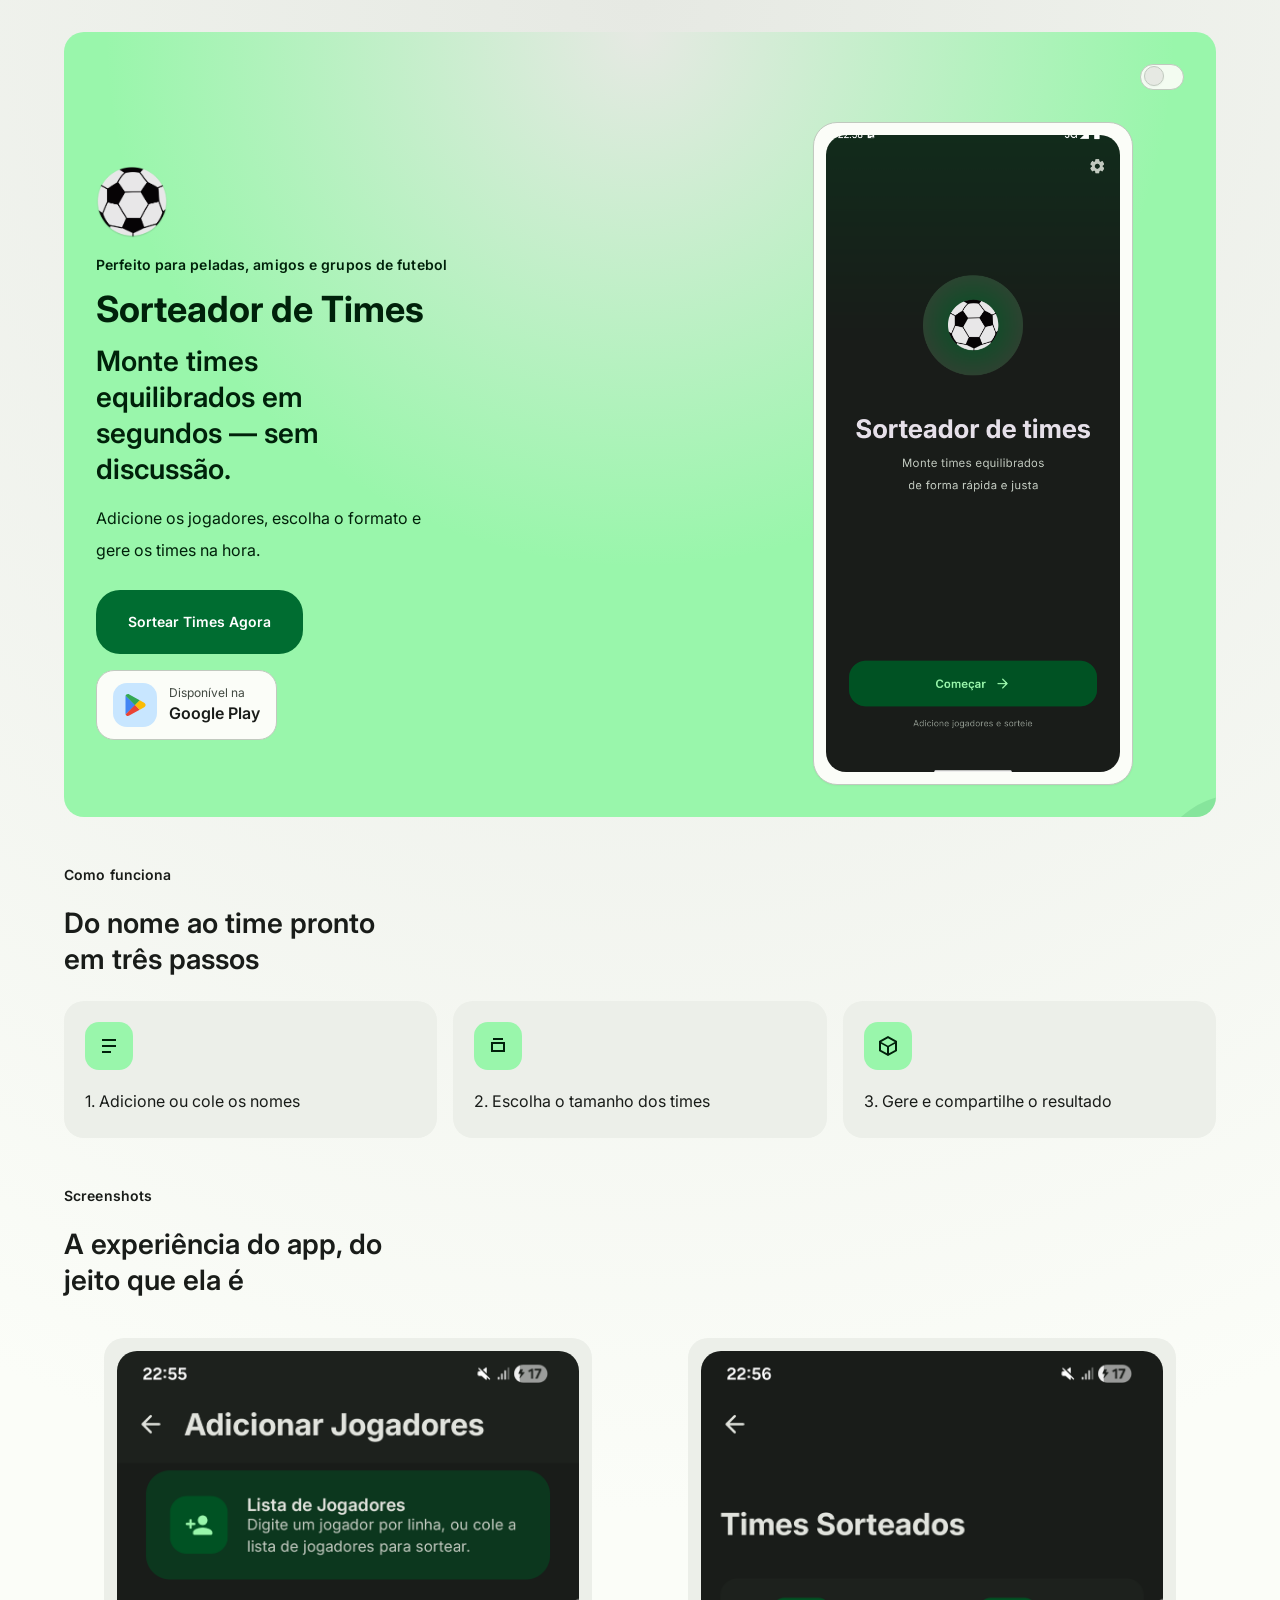
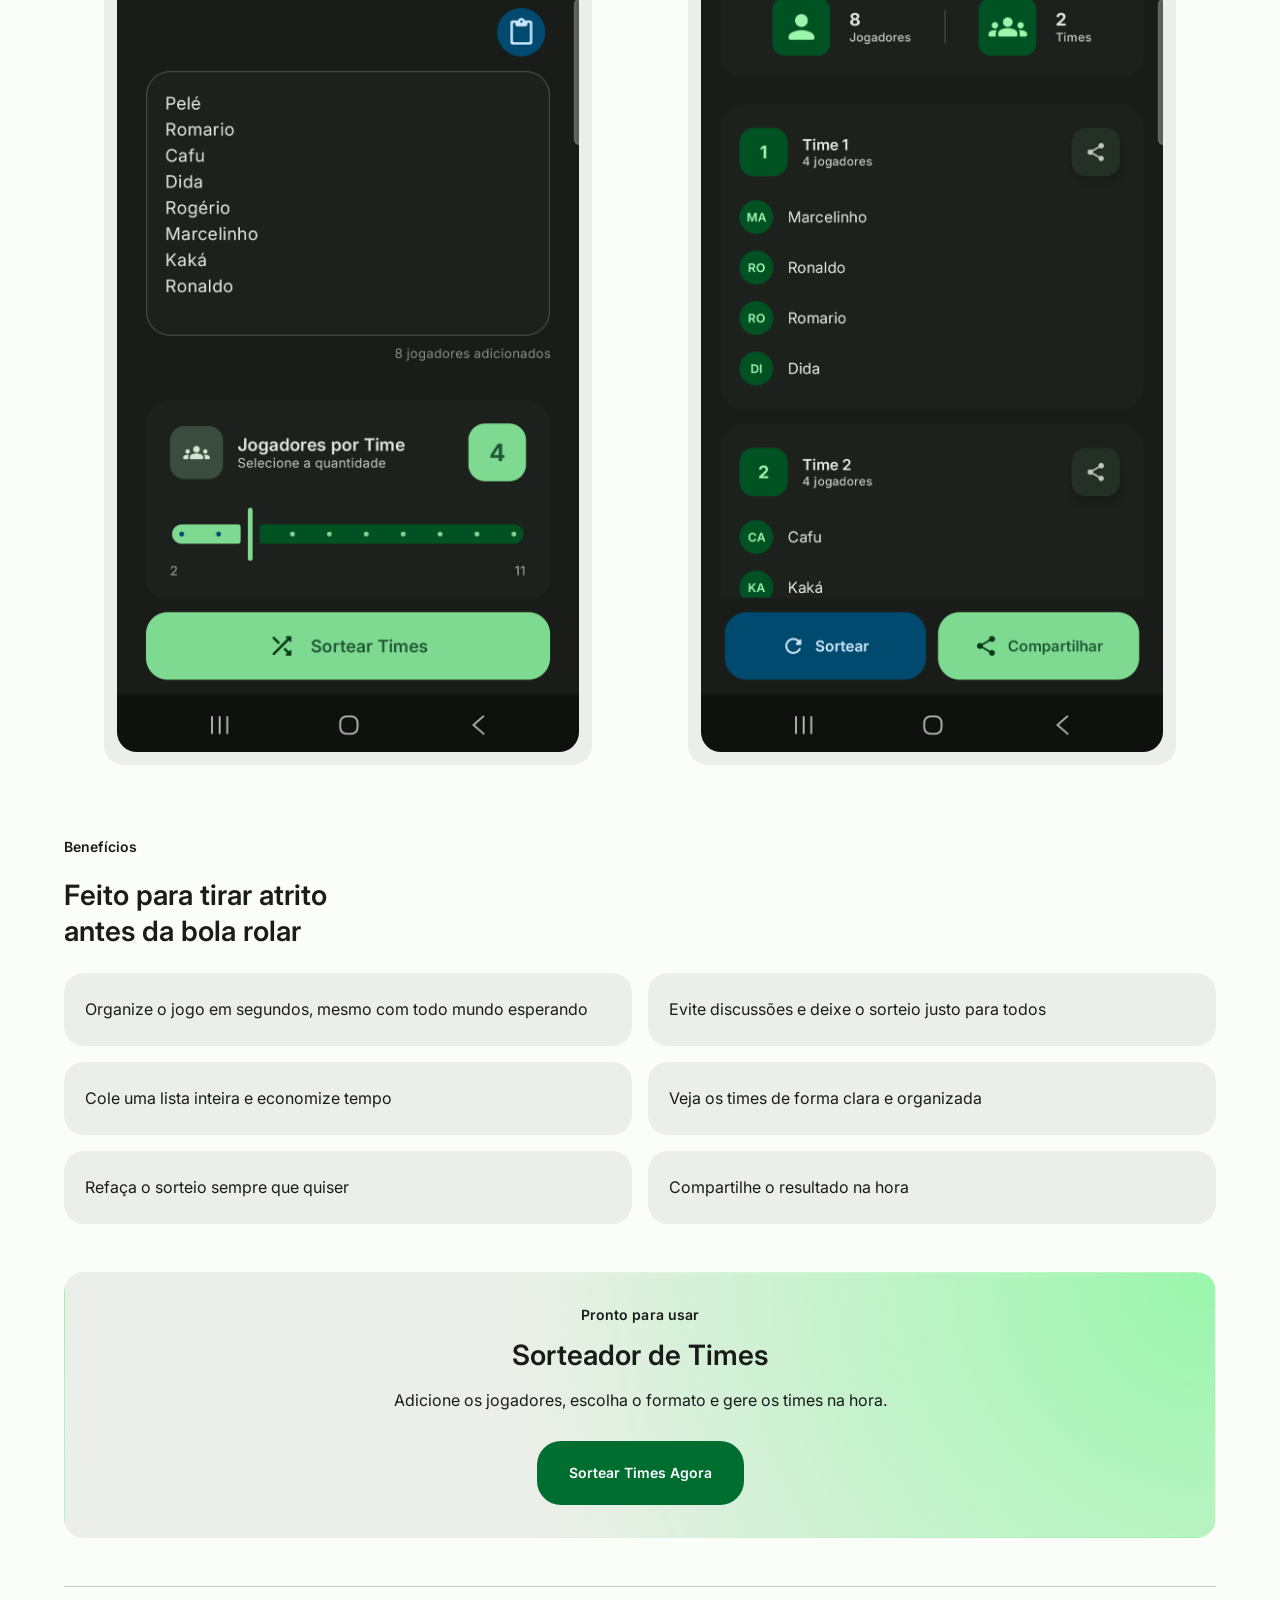
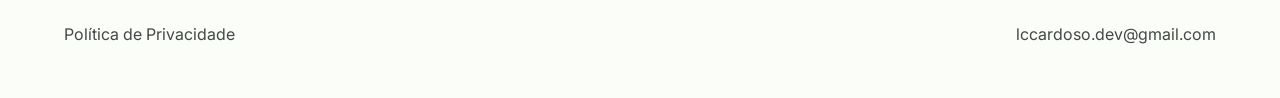
<file: index.html>
<!doctype html>
<html lang="pt-BR" class="light">
  <head>
    <meta charset="UTF-8" />
    <meta name="viewport" content="width=device-width, initial-scale=1.0" />
    <title>Sorteador de Times</title>
    <meta
      name="description"
      content="Monte times equilibrados em segundos — sem discussão."
    />
    <link rel="preconnect" href="https://fonts.googleapis.com" />
    <link rel="preconnect" href="https://fonts.gstatic.com" crossorigin />
    <link
      href="https://fonts.googleapis.com/css2?family=Inter:wght@400;500;600;700&display=swap"
      rel="stylesheet"
    />
    <link rel="stylesheet" href="styles.css" />
  </head>
  <body>
    <div class="page-shell">
      <header class="hero section reveal">
        <div class="theme-toggle-wrap">
          <label class="switch" aria-label="Alternar tema escuro">
            <input id="theme-switch" type="checkbox" />
            <span class="slider"></span>
          </label>
        </div>
        <div class="hero__content">
          <img
            class="hero__logo"
            src="assets/logo-transparent.png"
            alt="Logo do Sorteador de Times"
          />
          <p class="eyebrow">
            Perfeito para peladas, amigos e grupos de futebol
          </p>
          <h1>Sorteador de Times</h1>
          <h2>Monte times equilibrados em segundos — sem discussão.</h2>
          <p class="hero__subtitle">
            Adicione os jogadores, escolha o formato e gere os times na hora.
          </p>
          <a
            class="btn btn--primary"
            href="https://play.google.com/store/apps/details?id=com.lcardoso.teamsshufle"
            target="_blank"
            rel="noreferrer"
          >
            Sortear Times Agora
          </a>
          <a
            class="playstore-banner"
            href="https://play.google.com/store/apps/details?id=com.lcardoso.teamsshufle"
            target="_blank"
            rel="noreferrer"
            aria-label="Baixar Sorteador de Times na Google Play"
          >
            <span class="playstore-banner__icon" aria-hidden="true">
              <svg viewBox="0 0 24 24" focusable="false">
                <g transform="translate(0 0) scale(0.6)">
                  <path
                    d="M19.7,19.2L4.3,35.3c0,0,0,0,0,0c0.5,1.7,2.1,3,4,3c0.8,0,1.5-0.2,2.1-0.6l0,0l17.4-9.9L19.7,19.2z"
                    fill="#EA4335"
                  ></path>
                  <path
                    d="M35.3,16.4L35.3,16.4l-7.5-4.3l-8.4,7.4l8.5,8.3l7.5-4.2c1.3-0.7,2.2-2.1,2.2-3.6C37.5,18.5,36.6,17.1,35.3,16.4z"
                    fill="#FBBC04"
                  ></path>
                  <path
                    d="M4.3,4.7C4.2,5,4.2,5.4,4.2,5.8v28.5c0,0.4,0,0.7,0.1,1.1l16-15.7L4.3,4.7z"
                    fill="#4285F4"
                  ></path>
                  <path
                    d="M19.8,20l8-7.9L10.5,2.3C9.9,1.9,9.1,1.7,8.3,1.7c-1.9,0-3.6,1.3-4,3c0,0,0,0,0,0L19.8,20z"
                    fill="#34A853"
                  ></path>
                </g>
              </svg>
            </span>
            <span class="playstore-banner__text">
              <span class="playstore-banner__label">Disponível na</span>
              <span class="playstore-banner__title">Google Play</span>
            </span>
          </a>
        </div>
        <div class="hero__visual">
          <div class="device-frame">
            <img
              src="assets/screenshots/home.png"
              alt="Tela inicial do app Sorteador de Times"
            />
          </div>
        </div>
      </header>

      <main>
        <section class="section reveal" aria-labelledby="como-funciona">
          <div class="section-heading">
            <p class="section-label">Como funciona</p>
            <h2 id="como-funciona">Do nome ao time pronto em três passos</h2>
          </div>
          <div class="steps">
            <article class="card step-card">
              <div class="icon-tile" aria-hidden="true">
                <svg viewBox="0 0 24 24" focusable="false">
                  <path
                    d="M5 5h14v2H5zm0 6h14v2H5zm0 6h9v2H5z"
                    fill="currentColor"
                  />
                </svg>
              </div>
              <p>1. Adicione ou cole os nomes</p>
            </article>
            <article class="card step-card">
              <div class="icon-tile" aria-hidden="true">
                <svg viewBox="0 0 24 24" focusable="false">
                  <path
                    d="M7 4h10v2H7zm-2 4h14v10H5zm2 2v6h10v-6z"
                    fill="currentColor"
                  />
                </svg>
              </div>
              <p>2. Escolha o tamanho dos times</p>
            </article>
            <article class="card step-card">
              <div class="icon-tile" aria-hidden="true">
                <svg viewBox="0 0 24 24" focusable="false">
                  <path
                    d="M12 2 3 7v10l9 5 9-5V7zm0 2.2 6.8 3.8L12 11.8 5.2 8zM5 9.7l6 3.3v6.2l-6-3.3zm8 9.5V13l6-3.3v6.2z"
                    fill="currentColor"
                  />
                </svg>
              </div>
              <p>3. Gere e compartilhe o resultado</p>
            </article>
          </div>
        </section>

        <section class="section reveal" aria-labelledby="screenshots">
          <div class="section-heading">
            <p class="section-label">Screenshots</p>
            <h2 id="screenshots">A experiência do app, do jeito que ela é</h2>
          </div>
          <div class="screenshots-scroll">
            <div class="screenshots-grid">
              <figure class="card screenshot-card">
                <img
                  src="assets/screenshots/add_players.png"
                  alt="Tela para adicionar jogadores"
                />
              </figure>
              <figure class="card screenshot-card">
                <img
                  src="assets/screenshots/teams_result.png"
                  alt="Tela com o resultado dos times"
                />
              </figure>
            </div>
          </div>
        </section>

        <section class="section reveal" aria-labelledby="beneficios">
          <div class="section-heading">
            <p class="section-label">Benefícios</p>
            <h2 id="beneficios">Feito para tirar atrito antes da bola rolar</h2>
          </div>
          <div class="benefits">
            <article class="card benefit-card">
              <p>Organize o jogo em segundos, mesmo com todo mundo esperando</p>
            </article>
            <article class="card benefit-card">
              <p>Evite discussões e deixe o sorteio justo para todos</p>
            </article>
            <article class="card benefit-card">
              <p>Cole uma lista inteira e economize tempo</p>
            </article>
            <article class="card benefit-card">
              <p>Veja os times de forma clara e organizada</p>
            </article>
            <article class="card benefit-card">
              <p>Refaça o sorteio sempre que quiser</p>
            </article>
            <article class="card benefit-card">
              <p>Compartilhe o resultado na hora</p>
            </article>
          </div>
        </section>

        <section class="section reveal" id="cta" aria-labelledby="cta-title">
          <div class="cta card">
            <p class="section-label">Pronto para usar</p>
            <h2 id="cta-title">Sorteador de Times</h2>
            <p class="cta__text">
              Adicione os jogadores, escolha o formato e gere os times na hora.
            </p>
            <a
              class="btn btn--primary"
              href="https://play.google.com/store/apps/details?id=com.lcardoso.teamsshufle"
              target="_blank"
              rel="noreferrer"
            >
              Sortear Times Agora
            </a>
          </div>
        </section>
      </main>

      <footer class="footer section">
        <a href="privacy.html">Política de Privacidade</a>
        <a href="mailto:lccardoso.dev@gmail.com">lccardoso.dev@gmail.com</a>
      </footer>
    </div>

    <script src="script.js"></script>
  </body>
</html>
</file>
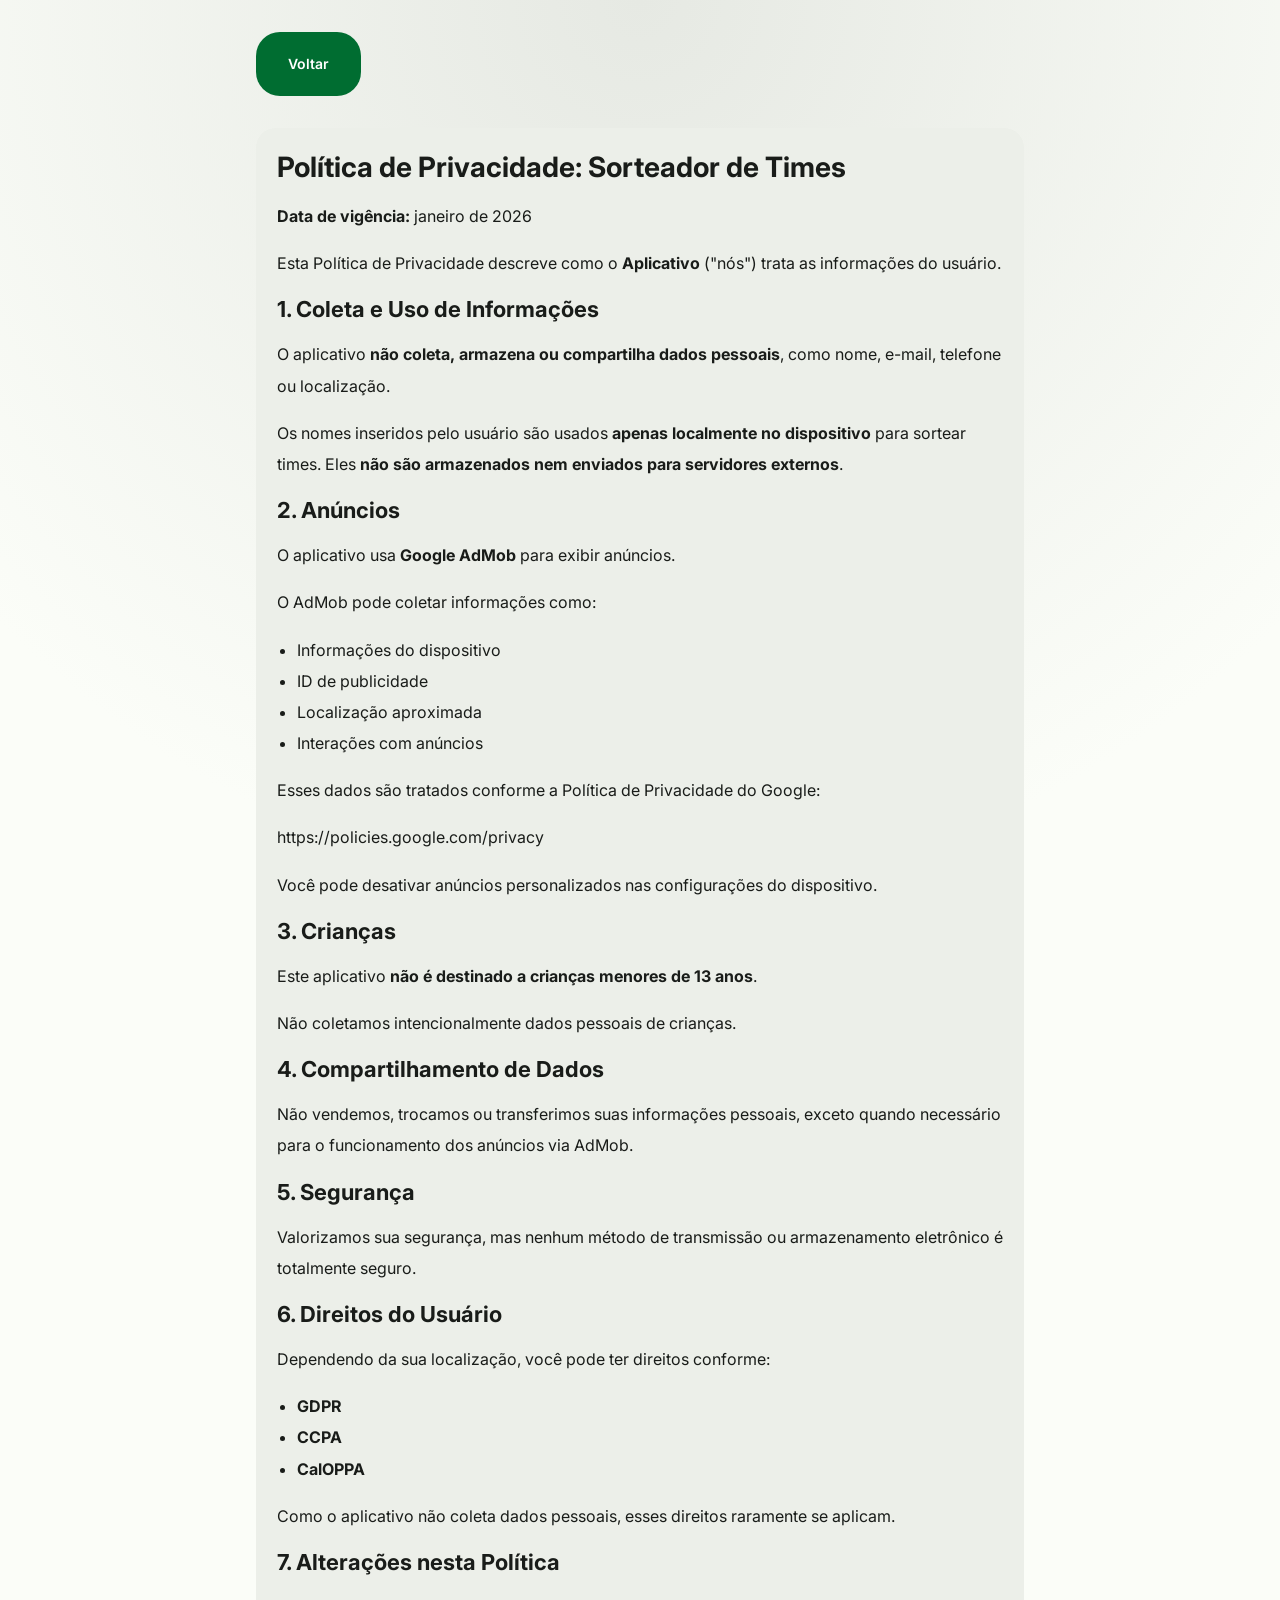
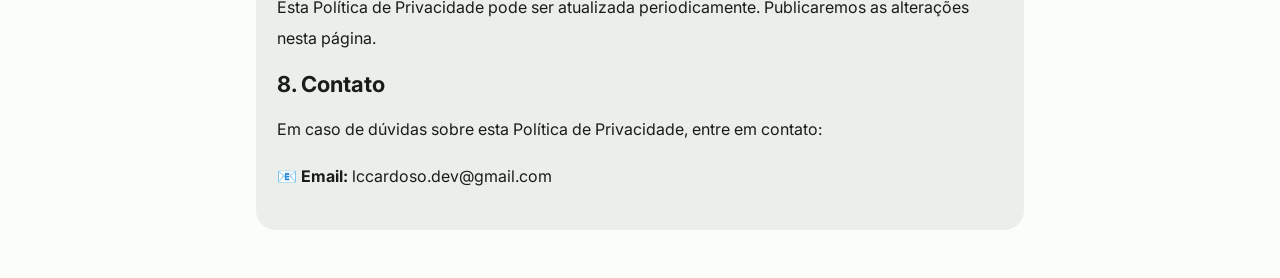
<file: privacy.html>
<!doctype html>
<html lang="pt-BR" class="light">
  <head>
    <meta charset="UTF-8" />
    <meta name="viewport" content="width=device-width, initial-scale=1.0" />
    <title>Política de Privacidade | Sorteador de Times</title>
    <link rel="preconnect" href="https://fonts.googleapis.com" />
    <link rel="preconnect" href="https://fonts.gstatic.com" crossorigin />
    <link
      href="https://fonts.googleapis.com/css2?family=Inter:wght@400;500;600;700&display=swap"
      rel="stylesheet"
    />
    <link rel="stylesheet" href="styles.css" />
  </head>
  <body>
    <main class="policy-shell">
      <div class="theme-toggle-wrap"></div>
      <a class="btn btn--primary" href="index.html">Voltar</a>
      <section class="policy card">
        <h1>Política de Privacidade: Sorteador de Times</h1>
        <p><strong>Data de vigência:</strong> janeiro de 2026</p>
        <p>
          Esta Política de Privacidade descreve como o
          <strong>Aplicativo</strong>
          ("nós") trata as informações do usuário.
        </p>
        <h2>1. Coleta e Uso de Informações</h2>
        <p>
          O aplicativo
          <strong>não coleta, armazena ou compartilha dados pessoais</strong>,
          como nome, e-mail, telefone ou localização.
        </p>
        <p>
          Os nomes inseridos pelo usuário são usados
          <strong>apenas localmente no dispositivo</strong> para sortear times.
          Eles
          <strong
            >não são armazenados nem enviados para servidores externos</strong
          >.
        </p>
        <h2>2. Anúncios</h2>
        <p>
          O aplicativo usa <strong>Google AdMob</strong> para exibir anúncios.
        </p>
        <p>O AdMob pode coletar informações como:</p>
        <ul>
          <li>Informações do dispositivo</li>
          <li>ID de publicidade</li>
          <li>Localização aproximada</li>
          <li>Interações com anúncios</li>
        </ul>
        <p>
          Esses dados são tratados conforme a Política de Privacidade do Google:
        </p>
        <p>
          <a href="https://policies.google.com/privacy">
            https://policies.google.com/privacy
          </a>
        </p>
        <p>
          Você pode desativar anúncios personalizados nas configurações do
          dispositivo.
        </p>
        <h2>3. Crianças</h2>
        <p>
          Este aplicativo
          <strong>não é destinado a crianças menores de 13 anos</strong>.
        </p>
        <p>Não coletamos intencionalmente dados pessoais de crianças.</p>
        <h2>4. Compartilhamento de Dados</h2>
        <p>
          Não vendemos, trocamos ou transferimos suas informações pessoais,
          exceto quando necessário para o funcionamento dos anúncios via AdMob.
        </p>
        <h2>5. Segurança</h2>
        <p>
          Valorizamos sua segurança, mas nenhum método de transmissão ou
          armazenamento eletrônico é totalmente seguro.
        </p>
        <h2>6. Direitos do Usuário</h2>
        <p>Dependendo da sua localização, você pode ter direitos conforme:</p>
        <ul>
          <li><strong>GDPR</strong></li>
          <li><strong>CCPA</strong></li>
          <li><strong>CalOPPA</strong></li>
        </ul>
        <p>
          Como o aplicativo não coleta dados pessoais, esses direitos raramente
          se aplicam.
        </p>
        <h2>7. Alterações nesta Política</h2>
        <p>
          Esta Política de Privacidade pode ser atualizada periodicamente.
          Publicaremos as alterações nesta página.
        </p>
        <h2>8. Contato</h2>
        <p>
          Em caso de dúvidas sobre esta Política de Privacidade, entre em
          contato:
        </p>
        <p>📧 <strong>Email:</strong> lccardoso.dev@gmail.com</p>
      </section>
    </main>
    <script src="script.js"></script>
  </body>
</html>
</file>
<file: styles.css>
:root {
  --font-family-base: "Inter", sans-serif;

  --color-primary: #006d31;
  --color-on-primary: #ffffff;
  --color-primary-container: #99f6ab;
  --color-on-primary-container: #00210a;
  --color-secondary: #19608e;
  --color-on-secondary: #ffffff;
  --color-secondary-container: #c8e6ff;
  --color-on-secondary-container: #001e2f;
  --color-tertiary: #4a6354;
  --color-on-tertiary: #ffffff;
  --color-tertiary-container: #dce5dd;
  --color-on-tertiary-container: #1a2e22;
  --color-bg: #fbfdf8;
  --color-surface: #fbfdf8;
  --color-surface-container: #ecefe9;
  --color-surface-container-low: #f2f5ef;
  --color-surface-container-high: #e6e9e3;
  --color-text-primary: #191c19;
  --color-text-secondary: #414941;
  --color-text-muted: #717971;
  --color-border: #c1c9bf;

  --text-display-sm-size: 2.25rem;
  --text-display-sm-line: 2.75rem;
  --text-headline-md-size: 1.75rem;
  --text-headline-md-line: 2.25rem;
  --text-title-lg-size: 1.375rem;
  --text-title-lg-line: 1.75rem;
  --text-title-md-size: 1rem;
  --text-title-md-line: 1.5rem;
  --text-body-lg-size: 1rem;
  --text-body-lg-line: 1.5rem;
  --text-body-md-size: 0.875rem;
  --text-body-md-line: 1.25rem;
  --text-body-sm-size: 0.75rem;
  --text-body-sm-line: 1rem;
  --text-label-lg-size: 0.875rem;
  --text-label-lg-line: 1.25rem;
  --text-label-md-size: 0.75rem;
  --text-label-md-line: 1rem;
  --text-label-sm-size: 0.6875rem;
  --text-label-sm-line: 1rem;

  --space-1: 4px;
  --space-1_5: 6px;
  --space-2: 8px;
  --space-2_5: 10px;
  --space-3: 12px;
  --space-4: 16px;
  --space-5: 20px;
  --space-6: 24px;
  --space-8: 32px;
  --space-12: 48px;

  --radius-sm: 10px;
  --radius-md: 12px;
  --radius-lg: 14px;
  --radius-xl: 18px;
  --radius-2xl: 20px;
  --radius-pill: 24px;
  --radius-full: 9999px;

  --size-btn-md: 56px;
  --size-btn-lg: 64px;
  --size-icon-sm: 16px;
  --size-icon-md: 20px;
  --size-icon-lg: 24px;
  --size-icon-tile: 44px;
  --size-badge: 48px;

  --shadow-none: none;
  --shadow-soft: 0 1px 2px rgba(0, 0, 0, 0.04);
}

[data-theme="dark"] {
  --color-primary: #7ed991;
  --color-on-primary: #003916;
  --color-primary-container: #005223;
  --color-on-primary-container: #99f6ab;
  --color-secondary: #8ccbff;
  --color-on-secondary: #00344e;
  --color-secondary-container: #004a6f;
  --color-on-secondary-container: #c8e6ff;
  --color-tertiary: #b8ccb9;
  --color-on-tertiary: #243529;
  --color-tertiary-container: #3a4c3e;
  --color-on-tertiary-container: #d4e8d5;
  --color-bg: #191c19;
  --color-surface: #191c19;
  --color-surface-container: #1d211d;
  --color-surface-container-low: #191c19;
  --color-surface-container-high: #282b27;
  --color-text-primary: #e1e3dd;
  --color-text-secondary: #c1c9bf;
  --color-text-muted: #8b938a;
  --color-border: #414941;
}

* {
  box-sizing: border-box;
}

html {
  scroll-behavior: smooth;
}

body {
  margin: 0;
  font-family: var(--font-family-base);
  background:
    radial-gradient(circle at top, var(--color-surface-container-high), var(--color-bg) 45%),
    var(--color-bg);
  color: var(--color-text-primary);
}

img {
  display: block;
  max-width: 100%;
}

a {
  color: inherit;
  text-decoration: none;
}

button,
a,
.card,
.device-frame {
  transition:
    transform 200ms ease,
    opacity 200ms ease,
    background-color 200ms ease,
    border-color 200ms ease;
}

.page-shell {
  width: min(100%, calc(var(--space-12) * 25));
  margin: 0 auto;
  padding: var(--space-6) var(--space-4) var(--space-12);
}

.section {
  margin-top: var(--space-12);
}

.hero {
  margin-top: 0;
  padding: var(--space-8);
  border-radius: var(--radius-2xl);
  background:
    radial-gradient(circle at top, var(--color-surface-container-high), transparent 55%),
    var(--color-primary-container);
  color: var(--color-on-primary-container);
  display: grid;
  gap: var(--space-8);
  overflow: hidden;
  position: relative;
}

.hero::after {
  content: "";
  position: absolute;
  inset: auto -10% -20% auto;
  width: 180px;
  height: 180px;
  border-radius: var(--radius-full);
  background: var(--color-primary);
  opacity: 0.12;
}

.hero__content,
.hero__visual {
  position: relative;
  z-index: 1;
}

.theme-toggle-wrap {
  position: relative;
  z-index: 1;
  display: flex;
  justify-content: flex-end;
  align-items: flex-start;
}

.switch {
  position: relative;
  display: inline-block;
  width: 2.75rem;
  height: 1.6rem;
  font-size: 14px;
  cursor: pointer;
}

.switch input {
  opacity: 0;
  width: 0;
  height: 0;
}

.slider {
  position: absolute;
  cursor: pointer;
  inset: 0;
  background: color-mix(in srgb, var(--color-surface) 92%, transparent);
  border: 1px solid var(--color-border);
  border-radius: 50px;
  overflow: hidden;
  transition: all 0.4s cubic-bezier(0.215, 0.61, 0.355, 1);
}

.slider::before {
  position: absolute;
  content: "";
  height: 1.1rem;
  width: 1.1rem;
  right: 0.2rem;
  bottom: 0.18rem;
  transform: translateX(150%);
  background-color: var(--color-primary);
  border-radius: inherit;
  transition: all 0.4s cubic-bezier(0.215, 0.61, 0.355, 1);
}

.slider::after {
  position: absolute;
  content: "";
  height: 1.1rem;
  width: 1.1rem;
  left: 0.2rem;
  bottom: 0.18rem;
  background-color: var(--color-surface-container-high);
  border: 1px solid var(--color-border);
  border-radius: inherit;
  box-shadow: var(--shadow-soft);
  transition: all 0.4s cubic-bezier(0.215, 0.61, 0.355, 1);
}

.switch input:focus + .slider {
  box-shadow: 0 0 0 1px var(--color-primary);
}

.switch input:checked + .slider {
  background: var(--color-primary-container);
  border-color: var(--color-primary);
}

.switch input:checked + .slider::before {
  transform: translateY(0);
}

.switch input:checked + .slider::after {
  transform: translateX(-150%);
}

.hero__content {
  display: grid;
  justify-items: center;
  text-align: center;
}

.hero__logo {
  width: calc(var(--space-12) * 1.5);
  margin-bottom: var(--space-4);
}

.eyebrow,
.section-label {
  margin: 0 0 var(--space-3);
  font-size: var(--text-label-lg-size);
  line-height: var(--text-label-lg-line);
  font-weight: 600;
  letter-spacing: 0.1px;
}

.hero h1,
.hero h2,
.section-heading h2,
.cta h2 {
  margin: 0;
}

.hero h1 {
  font-size: var(--text-display-sm-size);
  line-height: var(--text-display-sm-line);
  font-weight: 700;
}

.hero h2 {
  margin-top: var(--space-3);
  font-size: var(--text-headline-md-size);
  line-height: var(--text-headline-md-line);
  font-weight: 600;
  max-width: 14ch;
}

.hero__subtitle,
.cta__text,
.benefit-card p,
.step-card p,
.footer a,
.policy p,
.policy li {
  font-size: var(--text-body-lg-size);
  line-height: calc(var(--text-body-lg-line) * 1.3);
}

.hero__subtitle {
  margin: var(--space-4) 0 var(--space-6);
  max-width: calc(var(--space-12) * 7);
}

.hero__content .btn {
  justify-self: center;
}

.hero__visual {
  display: flex;
  justify-content: center;
}

.device-frame {
  width: min(100%, calc(var(--space-8) * 10));
  padding: var(--space-3);
  border-radius: calc(var(--radius-2xl) + var(--space-1));
  background: var(--color-surface);
  border: 1px solid var(--color-border);
  box-shadow: var(--shadow-soft);
  animation: float-device 2000ms ease-in-out infinite alternate;
}

.device-frame img {
  width: 100%;
  aspect-ratio: 9 / 19.5;
  object-fit: cover;
  border-radius: var(--radius-2xl);
}

.btn {
  display: inline-flex;
  align-items: center;
  justify-content: center;
  gap: var(--space-2);
  min-height: var(--size-btn-md);
  padding: 0 var(--space-4);
  border-radius: var(--radius-xl);
  border: 0;
  font-size: var(--text-label-lg-size);
  line-height: var(--text-label-lg-line);
  font-weight: 600;
}

.btn:hover {
  transform: translateY(-1px);
}

.btn:active {
  transform: scale(0.98);
}

.btn--primary {
  min-height: var(--size-btn-lg);
  padding: 0 var(--space-8);
  border-radius: var(--radius-pill);
  background: var(--color-primary);
  color: var(--color-on-primary);
}

.playstore-banner {
  margin-top: var(--space-4);
  display: inline-flex;
  align-items: center;
  gap: var(--space-3);
  min-height: var(--size-btn-md);
  padding: var(--space-3) var(--space-4);
  border-radius: var(--radius-xl);
  background: var(--color-surface);
  color: var(--color-text-primary);
  border: 1px solid var(--color-border);
}

.playstore-banner:hover {
  transform: translateY(-1px);
}

.playstore-banner:active {
  transform: scale(0.98);
}

.playstore-banner__icon {
  width: var(--size-icon-tile);
  height: var(--size-icon-tile);
  display: grid;
  place-items: center;
  flex: 0 0 auto;
  border-radius: var(--radius-lg);
  background: var(--color-secondary-container);
  color: var(--color-on-secondary-container);
}

.playstore-banner__icon svg {
  width: var(--size-icon-lg);
  height: var(--size-icon-lg);
}

.playstore-banner__text {
  display: grid;
  text-align: left;
}

.playstore-banner__label {
  font-size: var(--text-label-md-size);
  line-height: var(--text-label-md-line);
  color: var(--color-text-secondary);
}

.playstore-banner__title {
  font-size: var(--text-title-md-size);
  line-height: var(--text-title-md-line);
  font-weight: 600;
}

.section-heading {
  display: grid;
  gap: var(--space-2);
  margin-bottom: var(--space-6);
}

.section-heading h2 {
  font-size: var(--text-headline-md-size);
  line-height: var(--text-headline-md-line);
  font-weight: 600;
  max-width: 18ch;
}

.card {
  background: var(--color-surface-container);
  border-radius: var(--radius-2xl);
  padding: var(--space-5);
  box-shadow: var(--shadow-none);
  border: 1px solid transparent;
}

.steps,
.benefits {
  display: grid;
  gap: var(--space-4);
}

.step-card,
.benefit-card {
  min-height: 100%;
}

.step-card {
  display: grid;
  gap: var(--space-4);
}

.icon-tile {
  width: var(--size-badge);
  height: var(--size-badge);
  display: grid;
  place-items: center;
  border-radius: var(--radius-lg);
  background: var(--color-primary-container);
  color: var(--color-on-primary-container);
}

.icon-tile svg {
  width: var(--size-icon-lg);
  height: var(--size-icon-lg);
}

.step-card p,
.benefit-card p,
.cta__text {
  margin: 0;
}

.screenshots-scroll {
  overflow-x: auto;
  padding-bottom: var(--space-2);
  scrollbar-width: thin;
  scrollbar-color: var(--color-border) transparent;
}

.screenshots-grid {
  display: grid;
  grid-auto-flow: column;
  grid-auto-columns: minmax(240px, 78%);
  gap: var(--space-4);
}

.screenshot-card {
  padding: var(--space-3);
  background: var(--color-surface-container);
}

.screenshot-card img {
  width: 100%;
  aspect-ratio: 9 / 19.5;
  object-fit: cover;
  border-radius: var(--radius-2xl);
}

.cta {
  padding: var(--space-8);
  background:
    radial-gradient(circle at top right, var(--color-primary-container), transparent 60%),
    var(--color-surface-container);
  text-align: center;
}

.cta h2 {
  font-size: var(--text-headline-md-size);
  line-height: var(--text-headline-md-line);
  font-weight: 600;
  margin-bottom: var(--space-3);
}

.cta .btn {
  margin-top: var(--space-6);
}

.footer {
  display: flex;
  flex-direction: column;
  gap: var(--space-3);
  padding-top: var(--space-8);
  border-top: 1px solid var(--color-border);
  color: var(--color-text-secondary);
}

.footer a:hover {
  color: var(--color-text-primary);
}

.reveal {
  opacity: 0;
  transform: scale(0.95);
}

.reveal.is-visible {
  opacity: 1;
  transform: scale(1);
}

.policy-shell {
  width: min(100%, 800px);
  margin: 0 auto;
  padding: var(--space-8) var(--space-4) var(--space-12);
}

.policy {
  margin-top: var(--space-8);
}

.policy h1 {
  margin: 0 0 var(--space-4);
  font-size: var(--text-headline-md-size);
  line-height: var(--text-headline-md-line);
}

.policy h2 {
  margin: 0 0 var(--space-3);
  font-size: var(--text-title-lg-size);
  line-height: var(--text-title-lg-line);
}

.policy ul {
  margin: 0;
  padding-left: var(--space-5);
}

@keyframes float-device {
  from {
    transform: translateY(0);
  }

  to {
    transform: translateY(12px);
  }
}

@media (min-width: 768px) {
  .page-shell {
    padding: var(--space-8) var(--space-6) var(--space-12);
  }

  .hero {
    grid-template-columns: minmax(0, 1.2fr) minmax(280px, 0.8fr);
    align-items: center;
  }

  .theme-toggle-wrap {
    grid-column: 1 / -1;
  }

  .hero__content {
    justify-items: start;
    text-align: left;
  }

  .hero__content .btn {
    justify-self: start;
  }

  .steps,
  .benefits {
    grid-template-columns: repeat(3, minmax(0, 1fr));
  }

  .benefits {
    grid-template-columns: repeat(2, minmax(0, 1fr));
  }

  .screenshots-grid {
    grid-auto-flow: unset;
    grid-template-columns: repeat(2, minmax(0, 1fr));
  }

  .footer {
    flex-direction: row;
    justify-content: space-between;
  }
}

@media (prefers-reduced-motion: reduce) {
  html {
    scroll-behavior: auto;
  }

  .reveal,
  .reveal.is-visible,
  .device-frame,
  .btn,
  .card {
    animation: none;
    transition: none;
    transform: none;
    opacity: 1;
  }
}
</file>
